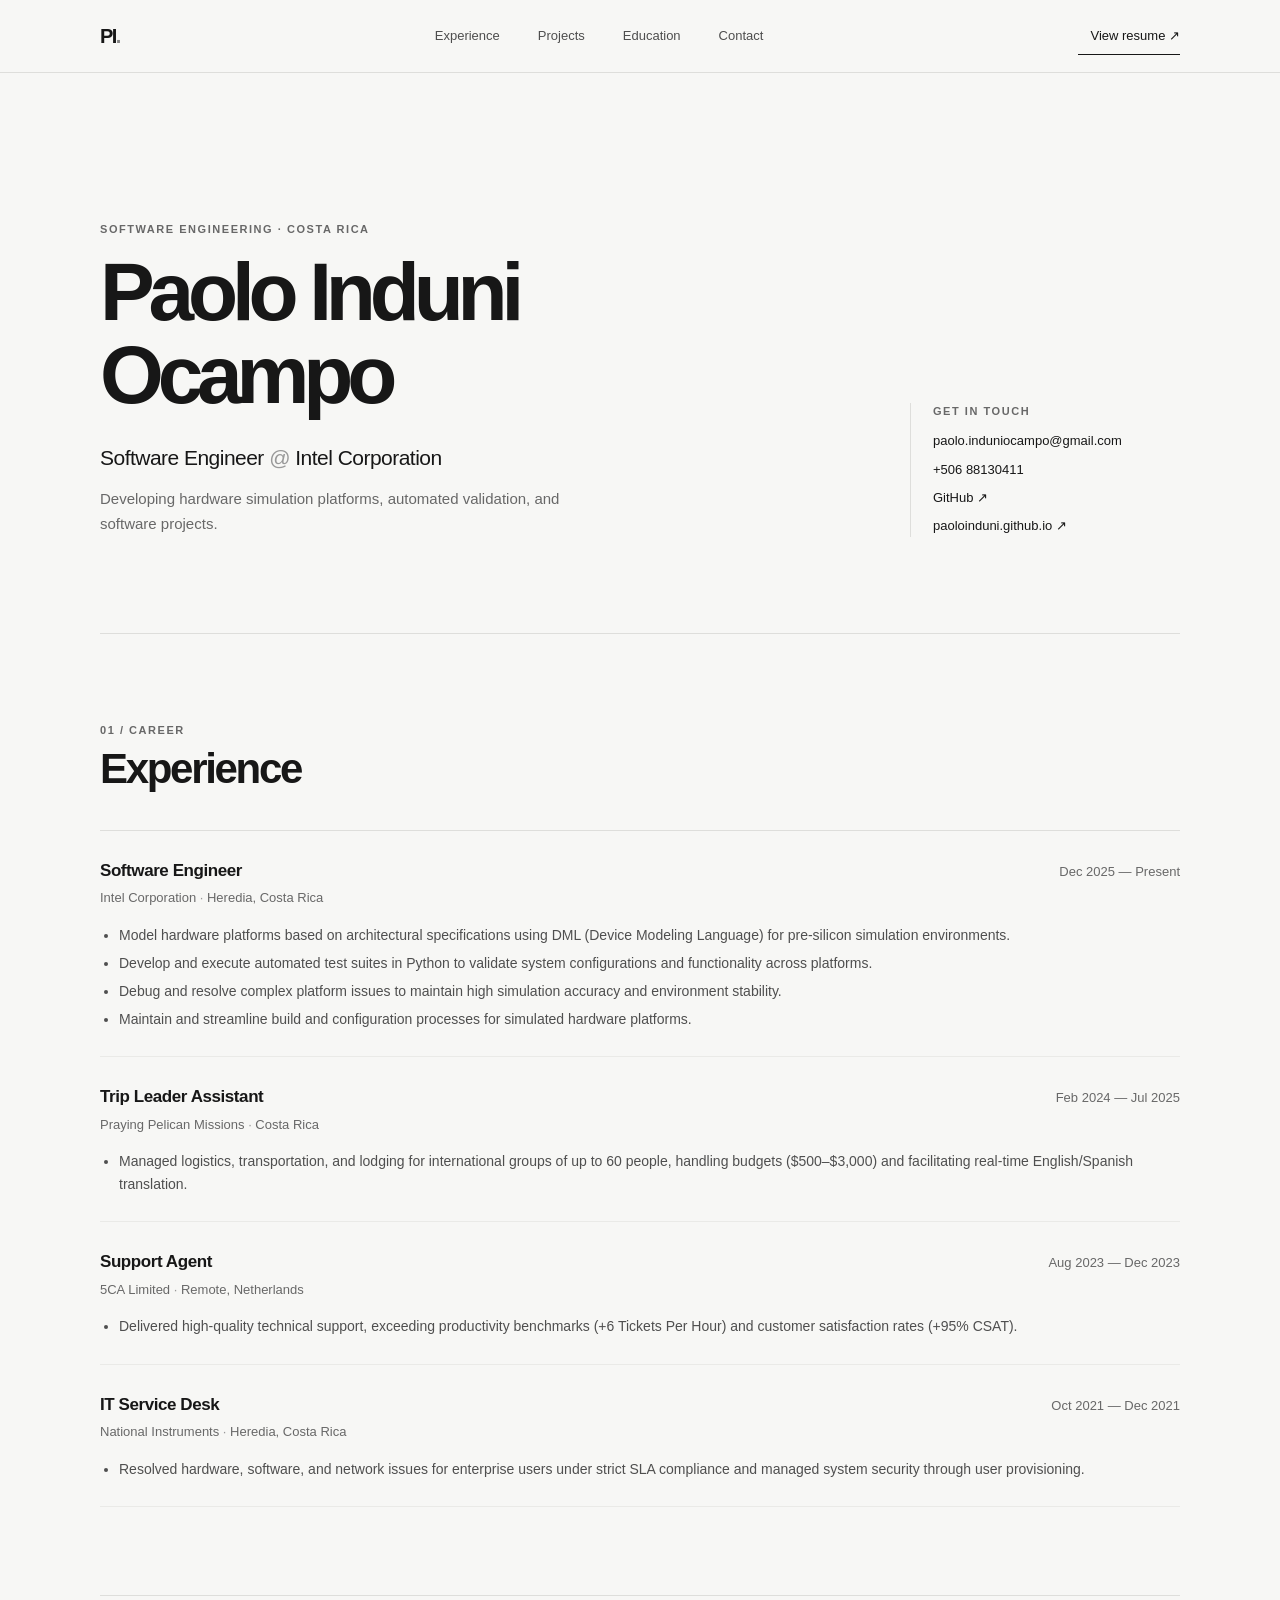
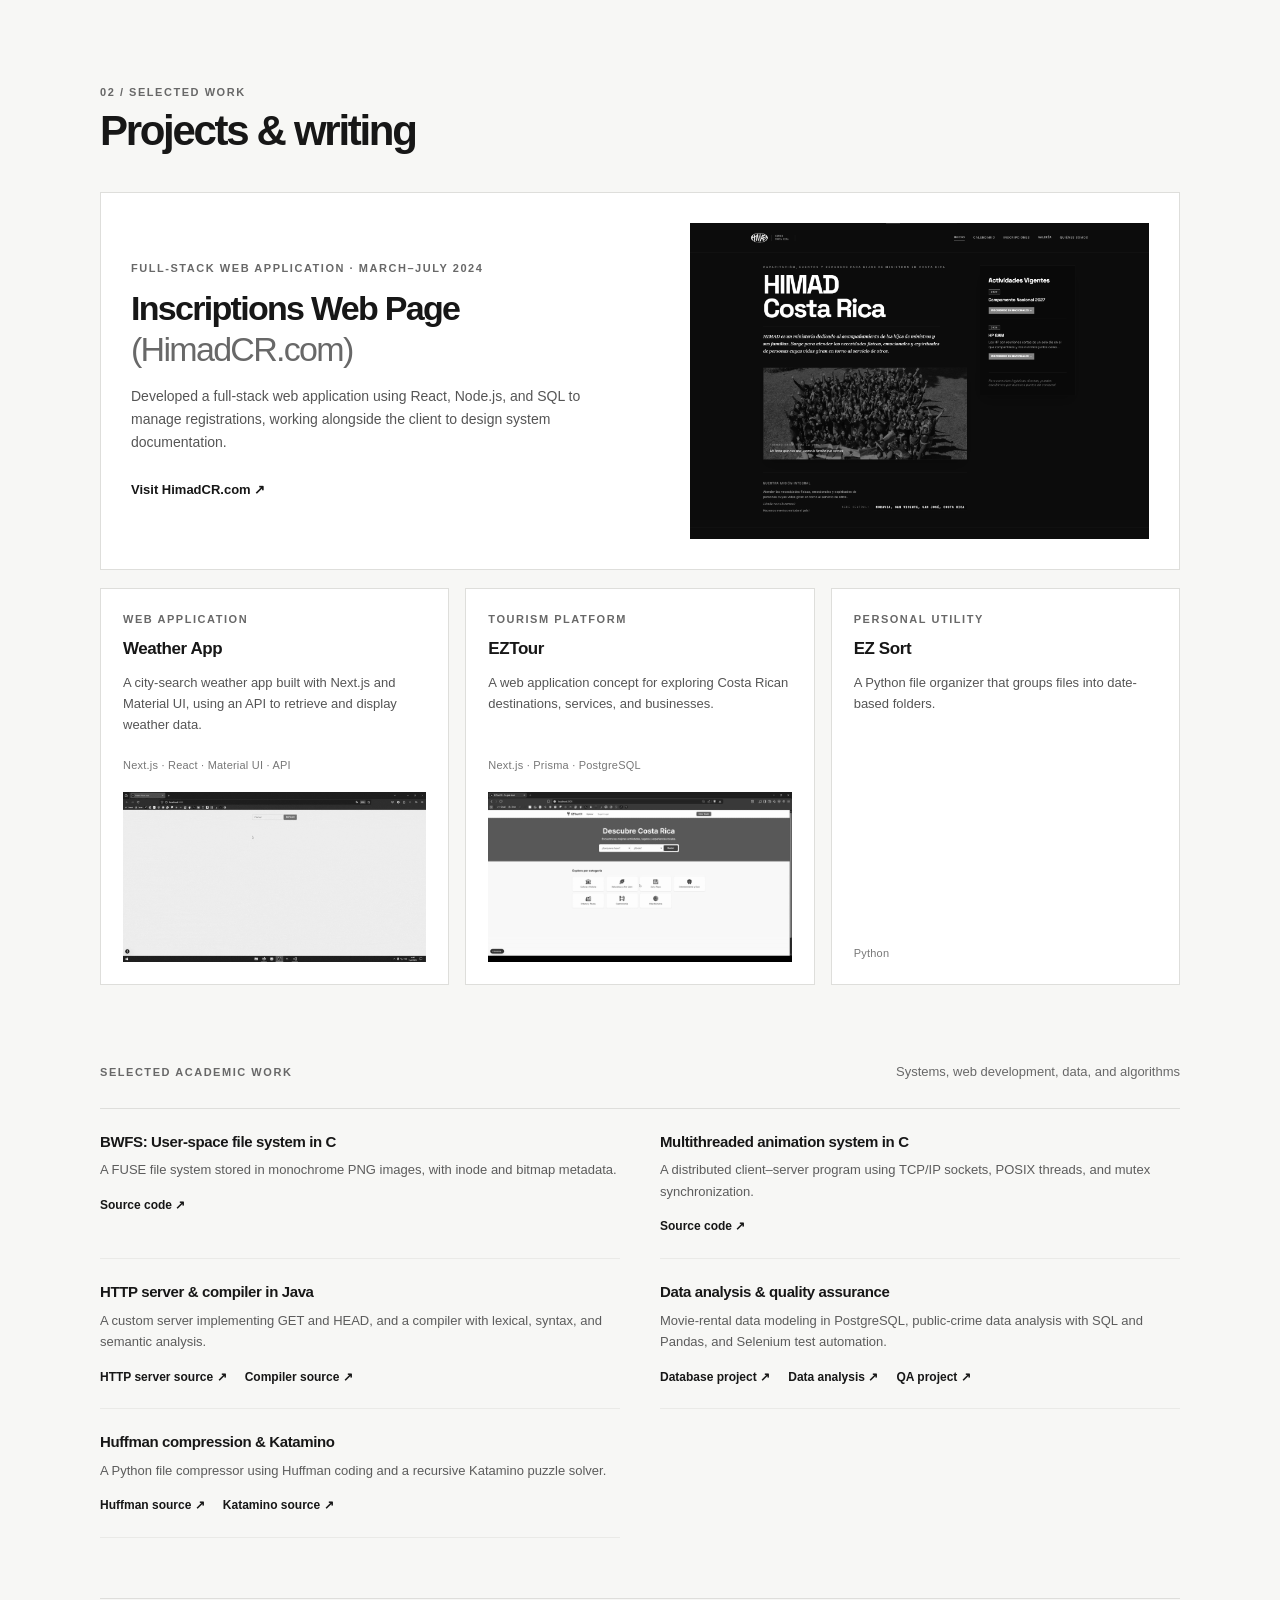
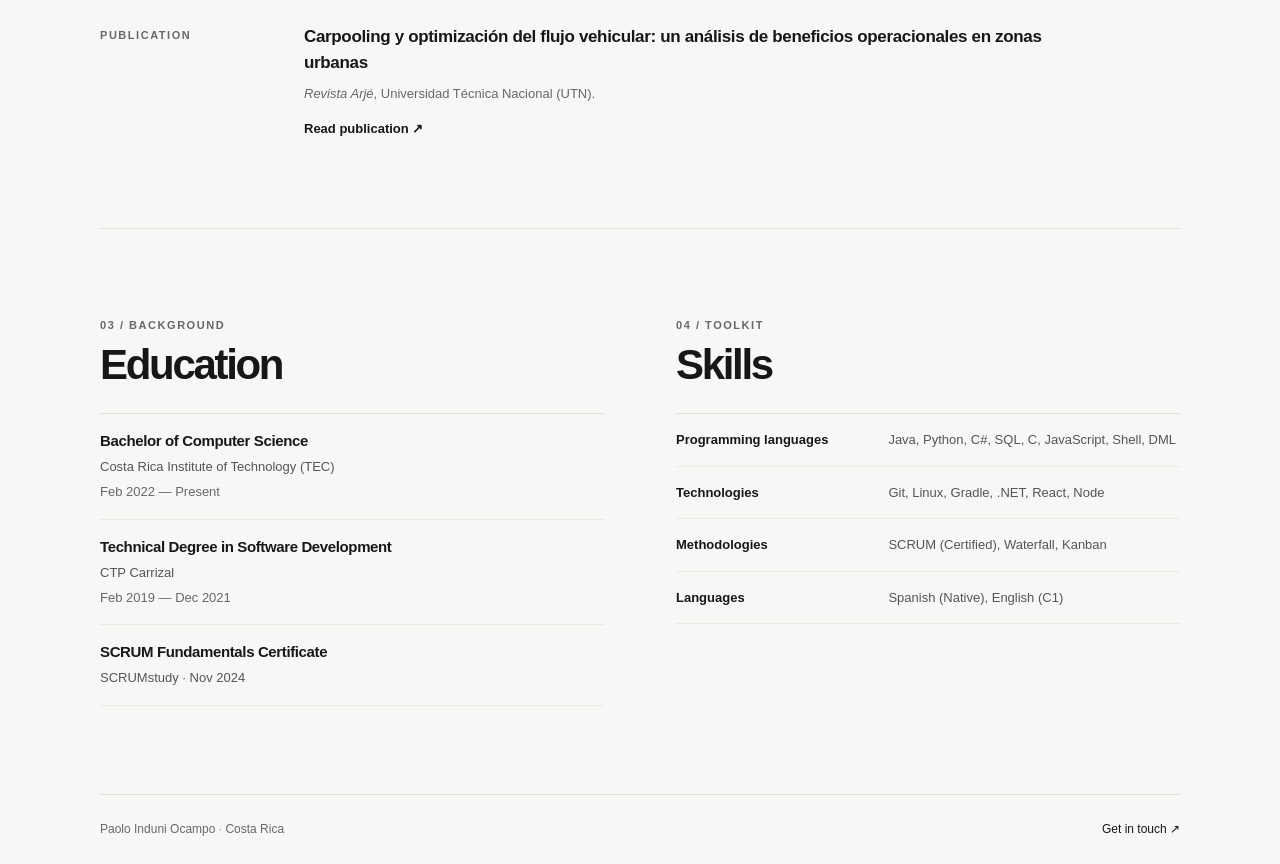
<file: index.html>
<!DOCTYPE html>
<html lang="en">
<head>
	<meta charset="UTF-8">
	<meta name="viewport" content="width=device-width, initial-scale=1">
	<meta name="theme-color" content="#f7f7f5">
	<meta name="description" content="Paolo Induni Ocampo — Software Engineer at Intel Corporation. Experience, selected projects, and publications.">
	<title>Paolo Induni Ocampo — Software Engineer</title>
	<link rel="stylesheet" href="styles/styles.css">
</head>
<body>
	<a class="skip-link" href="#main-content">Skip to content</a>

	<header class="site-header">
		<div class="page-shell header-inner">
			<a class="wordmark" href="#top" aria-label="Paolo Induni Ocampo, home">PI<span>.</span></a>
			<nav class="site-nav" aria-label="Main navigation">
				<a href="#experience">Experience</a>
				<a href="#projects">Projects</a>
				<a href="#education">Education</a>
				<a href="#contact">Contact</a>
			</nav>
			<a class="header-link" href="https://drive.google.com/file/d/1xZQwjA_zeY2_K1a1KqqlwVZI3u2dHQRY/view?usp=sharing" target="_blank" rel="noopener">View resume <span aria-hidden="true">↗</span></a>
		</div>
	</header>

	<main id="main-content" class="page-shell">
		<section id="top" class="hero" aria-labelledby="hero-title">
			<div class="hero-copy">
				<p class="eyebrow">Software engineering · Costa Rica</p>
				<h1 id="hero-title">Paolo Induni Ocampo</h1>
				<p class="hero-role">Software Engineer <span>@</span> Intel Corporation</p>
				<p class="hero-summary">Developing hardware simulation platforms, automated validation, and software projects.</p>
			</div>
			<aside class="contact-panel" id="contact" aria-label="Contact information">
				<p class="eyebrow">Get in touch</p>
				<a href="mailto:paolo.induniocampo@gmail.com">paolo.induniocampo@gmail.com</a>
				<a href="tel:+50688130411">+506 88130411</a>
				<a href="https://github.com/PaoloInduni" target="_blank" rel="noopener">GitHub <span aria-hidden="true">↗</span></a>
				<a href="https://paoloinduni.github.io/" target="_blank" rel="noopener">paoloinduni.github.io <span aria-hidden="true">↗</span></a>
			</aside>
		</section>

		<section id="experience" class="content-section" aria-labelledby="experience-title">
			<div class="section-heading">
				<p class="eyebrow">01 / Career</p>
				<h2 id="experience-title">Experience</h2>
			</div>
			<div class="timeline">
				<article class="timeline-entry">
					<div class="entry-heading">
						<div>
							<h3>Software Engineer</h3>
							<p class="entry-organization">Intel Corporation <span>·</span> Heredia, Costa Rica</p>
						</div>
						<p class="entry-date"><time datetime="2025-12">Dec 2025</time> — Present</p>
					</div>
					<ul>
						<li>Model hardware platforms based on architectural specifications using DML (Device Modeling Language) for pre-silicon simulation environments.</li>
						<li>Develop and execute automated test suites in Python to validate system configurations and functionality across platforms.</li>
						<li>Debug and resolve complex platform issues to maintain high simulation accuracy and environment stability.</li>
						<li>Maintain and streamline build and configuration processes for simulated hardware platforms.</li>
					</ul>
				</article>
				<article class="timeline-entry">
					<div class="entry-heading">
						<div>
							<h3>Trip Leader Assistant</h3>
							<p class="entry-organization">Praying Pelican Missions <span>·</span> Costa Rica</p>
						</div>
						<p class="entry-date"><time datetime="2024-02">Feb 2024</time> — <time datetime="2025-07">Jul 2025</time></p>
					</div>
					<ul>
						<li>Managed logistics, transportation, and lodging for international groups of up to 60 people, handling budgets ($500–$3,000) and facilitating real-time English/Spanish translation.</li>
					</ul>
				</article>
				<article class="timeline-entry">
					<div class="entry-heading">
						<div>
							<h3>Support Agent</h3>
							<p class="entry-organization">5CA Limited <span>·</span> Remote, Netherlands</p>
						</div>
						<p class="entry-date"><time datetime="2023-08">Aug 2023</time> — <time datetime="2023-12">Dec 2023</time></p>
					</div>
					<ul>
						<li>Delivered high-quality technical support, exceeding productivity benchmarks (+6 Tickets Per Hour) and customer satisfaction rates (+95% CSAT).</li>
					</ul>
				</article>
				<article class="timeline-entry">
					<div class="entry-heading">
						<div>
							<h3>IT Service Desk</h3>
							<p class="entry-organization">National Instruments <span>·</span> Heredia, Costa Rica</p>
						</div>
						<p class="entry-date"><time datetime="2021-10">Oct 2021</time> — <time datetime="2021-12">Dec 2021</time></p>
					</div>
					<ul>
						<li>Resolved hardware, software, and network issues for enterprise users under strict SLA compliance and managed system security through user provisioning.</li>
					</ul>
				</article>
			</div>
		</section>

		<section id="projects" class="content-section" aria-labelledby="projects-title">
			<div class="section-heading">
				<p class="eyebrow">02 / Selected work</p>
				<h2 id="projects-title">Projects &amp; writing</h2>
			</div>
			<article class="featured-project">
				<div class="featured-copy">
					<p class="eyebrow">Full-stack web application · March–July 2024</p>
					<h3>Inscriptions Web Page <span>(HimadCR.com)</span></h3>
					<p>Developed a full-stack web application using React, Node.js, and SQL to manage registrations, working alongside the client to design system documentation.</p>
					<a class="text-link" href="https://himadcr.com" target="_blank" rel="noopener">Visit HimadCR.com <span aria-hidden="true">↗</span></a>
				</div>
				<a class="project-image" href="https://himadcr.com" target="_blank" rel="noopener" aria-label="Visit HimadCR.com">
					<img src="res/himadcr.png" alt="Preview of the HimadCR registration website" loading="lazy">
				</a>
			</article>

			<div class="project-grid" aria-label="Additional personal projects">
				<article class="project-card">
					<p class="eyebrow">Web application</p>
					<h3>Weather App</h3>
					<p>A city-search weather app built with Next.js and Material UI, using an API to retrieve and display weather data.</p>
					<p class="tech-list">Next.js · React · Material UI · API</p>
					<img src="res/weatherapp.gif" alt="Weather app interface preview" loading="lazy">
				</article>
				<article class="project-card">
					<p class="eyebrow">Tourism platform</p>
					<h3>EZTour</h3>
					<p>A web application concept for exploring Costa Rican destinations, services, and businesses.</p>
					<p class="tech-list">Next.js · Prisma · PostgreSQL</p>
					<img src="res/EZTour.gif" alt="EZTour application preview" loading="lazy">
				</article>
				<article class="project-card">
					<p class="eyebrow">Personal utility</p>
					<h3>EZ Sort</h3>
					<p>A Python file organizer that groups files into date-based folders.</p>
					<p class="tech-list">Python</p>
				</article>
			</div>

			<div class="academic-work">
				<div class="subsection-heading">
					<p class="eyebrow">Selected academic work</p>
					<p>Systems, web development, data, and algorithms</p>
				</div>
				<div class="academic-grid">
					<article class="academic-card">
						<h3>BWFS: User-space file system in C</h3>
						<p>A FUSE file system stored in monochrome PNG images, with inode and bitmap metadata.</p>
						<a class="text-link" href="https://gitlab.com/PaoloInduni1/tec/-/tree/e289b0506dee9ac213c5b5b7807c4cb60e16e55a/6S%20Principios%20de%20sistemas%20operativos/2022209524-proyecto2/src" target="_blank" rel="noopener">Source code <span aria-hidden="true">↗</span></a>
					</article>
					<article class="academic-card">
						<h3>Multithreaded animation system in C</h3>
						<p>A distributed client–server program using TCP/IP sockets, POSIX threads, and mutex synchronization.</p>
						<a class="text-link" href="https://gitlab.com/PaoloInduni1/tec/-/tree/e289b0506dee9ac213c5b5b7807c4cb60e16e55a/6S%20Principios%20de%20sistemas%20operativos/2022209524-proyecto1/Entregables/src" target="_blank" rel="noopener">Source code <span aria-hidden="true">↗</span></a>
					</article>
					<article class="academic-card">
						<h3>HTTP server &amp; compiler in Java</h3>
						<p>A custom server implementing GET and HEAD, and a compiler with lexical, syntax, and semantic analysis.</p>
						<a class="text-link" href="https://gitlab.com/PaoloInduni1/tec/-/tree/e289b0506dee9ac213c5b5b7807c4cb60e16e55a/5S%20Dise%C3%B1o%20de%20software/PP2" target="_blank" rel="noopener">HTTP server source <span aria-hidden="true">↗</span></a>
						<a class="text-link" href="https://gitlab.com/PaoloInduni1/tec/-/tree/e289b0506dee9ac213c5b5b7807c4cb60e16e55a/5S%20Compiladores/Proyecto%202/src" target="_blank" rel="noopener">Compiler source <span aria-hidden="true">↗</span></a>
					</article>
					<article class="academic-card">
						<h3>Data analysis &amp; quality assurance</h3>
						<p>Movie-rental data modeling in PostgreSQL, public-crime data analysis with SQL and Pandas, and Selenium test automation.</p>
						<a class="text-link" href="https://gitlab.com/PaoloInduni1/tec/-/tree/e289b0506dee9ac213c5b5b7807c4cb60e16e55a/4S%20BD2/PP2" target="_blank" rel="noopener">Database project <span aria-hidden="true">↗</span></a>
						<a class="text-link" href="https://gitlab.com/PaoloInduni1/tec/-/tree/e289b0506dee9ac213c5b5b7807c4cb60e16e55a/4S%20BD2/PP3" target="_blank" rel="noopener">Data analysis <span aria-hidden="true">↗</span></a>
						<a class="text-link" href="https://gitlab.com/PaoloInduni1/tec/-/blob/e289b0506dee9ac213c5b5b7807c4cb60e16e55a/6S%20Aseguramiento%20de%20la%20calidad%20de%20software/2022209524-Avance3.zip" target="_blank" rel="noopener">QA project <span aria-hidden="true">↗</span></a>
					</article>
					<article class="academic-card">
						<h3>Huffman compression &amp; Katamino</h3>
						<p>A Python file compressor using Huffman coding and a recursive Katamino puzzle solver.</p>
						<a class="text-link" href="https://gitlab.com/PaoloInduni1/tec/-/tree/e289b0506dee9ac213c5b5b7807c4cb60e16e55a/1S%20Taller%20de%20programaci%C3%B3n/Proyecto%20%232" target="_blank" rel="noopener">Huffman source <span aria-hidden="true">↗</span></a>
						<a class="text-link" href="https://gitlab.com/PaoloInduni1/tec/-/tree/e289b0506dee9ac213c5b5b7807c4cb60e16e55a/1S%20Taller%20de%20programaci%C3%B3n/Proyecto%20%233" target="_blank" rel="noopener">Katamino source <span aria-hidden="true">↗</span></a>
					</article>
				</div>
			</div>

			<article class="publication">
				<p class="eyebrow">Publication</p>
				<div>
					<h3>Carpooling y optimización del flujo vehicular: un análisis de beneficios operacionales en zonas urbanas</h3>
					<p><em>Revista Arjé</em>, Universidad Técnica Nacional (UTN).</p>
					<a class="text-link" href="https://revistas.utn.ac.cr/index.php/arje/article/view/864" target="_blank" rel="noopener">Read publication <span aria-hidden="true">↗</span></a>
				</div>
			</article>
		</section>

		<section id="education" class="content-section lower-grid" aria-labelledby="education-title">
			<div>
				<div class="section-heading">
					<p class="eyebrow">03 / Background</p>
					<h2 id="education-title">Education</h2>
				</div>
				<div class="simple-list">
					<article>
						<h3>Bachelor of Computer Science</h3>
						<p>Costa Rica Institute of Technology (TEC)</p>
						<p class="entry-date">Feb 2022 — Present</p>
					</article>
					<article>
						<h3>Technical Degree in Software Development</h3>
						<p>CTP Carrizal</p>
						<p class="entry-date">Feb 2019 — Dec 2021</p>
					</article>
					<article>
						<h3>SCRUM Fundamentals Certificate</h3>
						<p>SCRUMstudy · Nov 2024</p>
					</article>
				</div>
			</div>
			<div class="skills-block">
				<div class="section-heading">
					<p class="eyebrow">04 / Toolkit</p>
					<h2 id="skills-title">Skills</h2>
				</div>
				<dl class="skills-list" aria-labelledby="skills-title">
					<div><dt>Programming languages</dt><dd>Java, Python, C#, SQL, C, JavaScript, Shell, DML</dd></div>
					<div><dt>Technologies</dt><dd>Git, Linux, Gradle, .NET, React, Node</dd></div>
					<div><dt>Methodologies</dt><dd>SCRUM (Certified), Waterfall, Kanban</dd></div>
					<div><dt>Languages</dt><dd>Spanish (Native), English (C1)</dd></div>
				</dl>
			</div>
		</section>
	</main>

	<footer class="site-footer">
		<div class="page-shell footer-inner">
			<p>Paolo Induni Ocampo <span>·</span> Costa Rica</p>
			<a href="mailto:paolo.induniocampo@gmail.com">Get in touch <span aria-hidden="true">↗</span></a>
		</div>
	</footer>
</body>
</html>
</file>
<file: styles/styles.css>
:root {
	color-scheme: light;
	--paper: #f7f7f5;
	--surface: #fff;
	--ink: #171717;
	--muted: #686868;
	--line: #dededb;
	--soft-line: #eaeae7;
	--content-width: 1080px;
}

* {
	box-sizing: border-box;
}

html {
	scroll-behavior: smooth;
	scroll-padding-top: 92px;
}

body {
	margin: 0;
	background: var(--paper);
	color: var(--ink);
	font-family: Inter, "Helvetica Neue", Arial, sans-serif;
	font-size: 15px;
	line-height: 1.65;
	-webkit-font-smoothing: antialiased;
}

a {
	color: inherit;
	text-decoration-thickness: 1px;
	text-underline-offset: 4px;
}

a:hover {
	text-decoration-thickness: 2px;
}

a:focus-visible {
	outline: 2px solid var(--ink);
	outline-offset: 4px;
}

img {
	display: block;
	max-width: 100%;
}

.page-shell {
	width: min(var(--content-width), calc(100% - 64px));
	margin-inline: auto;
}

.skip-link {
	position: absolute;
	top: 12px;
	left: 12px;
	z-index: 10;
	padding: 8px 12px;
	transform: translateY(-150%);
	background: var(--ink);
	color: var(--surface);
}

.skip-link:focus {
	transform: translateY(0);
}

.site-header {
	position: sticky;
	top: 0;
	z-index: 5;
	border-bottom: 1px solid var(--line);
	background: rgb(247 247 245 / 94%);
	backdrop-filter: blur(12px);
}

.header-inner,
.site-nav,
.footer-inner {
	display: flex;
	align-items: center;
}

.header-inner {
	min-height: 72px;
	justify-content: space-between;
	gap: 28px;
}

.wordmark {
	font-size: 20px;
	font-weight: 750;
	letter-spacing: -0.08em;
	text-decoration: none;
}

.wordmark span {
	color: #858585;
}

.site-nav {
	gap: clamp(18px, 3vw, 38px);
}

.site-nav a,
.header-link {
	color: #4e4e4e;
	font-size: 13px;
	text-decoration: none;
}

.site-nav a:hover,
.header-link:hover {
	color: var(--ink);
}

.header-link {
	padding: 8px 0 8px 12px;
	border-bottom: 1px solid var(--ink);
	color: var(--ink);
	white-space: nowrap;
}

.hero {
	display: grid;
	grid-template-columns: minmax(0, 1fr) 270px;
	align-items: end;
	gap: 64px;
	padding-block: clamp(80px, 12vw, 148px) 96px;
	border-bottom: 1px solid var(--line);
}

.eyebrow {
	margin: 0 0 12px;
	color: var(--muted);
	font-size: 11px;
	font-weight: 650;
	letter-spacing: 0.14em;
	line-height: 1.5;
	text-transform: uppercase;
}

.hero h1 {
	max-width: 720px;
	margin: 0;
	font-size: clamp(44px, 7.5vw, 82px);
	font-weight: 550;
	letter-spacing: -0.075em;
	line-height: 1.02;
}

.hero-role {
	margin: 24px 0 0;
	font-size: clamp(17px, 2vw, 21px);
	letter-spacing: -0.025em;
}

.hero-role span,
.entry-organization span,
.footer-inner p span {
	color: #999;
}

.hero-summary {
	max-width: 500px;
	margin: 12px 0 0;
	color: var(--muted);
	font-size: 15px;
}

.contact-panel {
	display: grid;
	gap: 7px;
	padding-left: 22px;
	border-left: 1px solid var(--line);
	font-size: 13px;
}

.contact-panel .eyebrow {
	margin-bottom: 4px;
}

.contact-panel a {
	width: fit-content;
	text-decoration: none;
}

.contact-panel a:hover {
	text-decoration: underline;
}

.content-section {
	padding-block: 88px;
	border-bottom: 1px solid var(--line);
	scroll-margin-top: 72px;
}

.section-heading {
	margin-bottom: 36px;
}

.section-heading .eyebrow {
	margin-bottom: 7px;
}

.section-heading h2 {
	margin: 0;
	font-size: clamp(30px, 4vw, 42px);
	font-weight: 550;
	letter-spacing: -0.055em;
	line-height: 1.15;
}

.timeline {
	border-top: 1px solid var(--line);
}

.timeline-entry {
	padding: 28px 0 25px;
	border-bottom: 1px solid var(--soft-line);
}

.entry-heading {
	display: flex;
	align-items: baseline;
	justify-content: space-between;
	gap: 20px;
}

.entry-heading h3,
.project-card h3,
.academic-card h3,
.simple-list h3 {
	margin: 0;
	font-size: 17px;
	font-weight: 620;
	letter-spacing: -0.025em;
	line-height: 1.45;
}

.entry-organization,
.entry-date {
	margin: 4px 0 0;
	color: var(--muted);
	font-size: 13px;
}

.entry-date {
	flex: 0 0 auto;
	margin: 0;
	white-space: nowrap;
}

.timeline-entry ul {
	display: grid;
	gap: 5px;
	margin: 15px 0 0;
	padding-left: 19px;
	color: #4f4f4f;
	font-size: 14px;
}

.featured-project {
	display: grid;
	grid-template-columns: 1fr 0.9fr;
	align-items: center;
	gap: 48px;
	padding: 30px;
	border: 1px solid var(--line);
	background: var(--surface);
}

.featured-copy h3 {
	max-width: 520px;
	margin: 0;
	font-size: clamp(24px, 3.3vw, 34px);
	font-weight: 550;
	letter-spacing: -0.05em;
	line-height: 1.2;
}

.featured-copy h3 span {
	color: var(--muted);
	font-weight: 400;
}

.featured-copy > p:not(.eyebrow) {
	max-width: 490px;
	margin: 15px 0 20px;
	color: #555;
	font-size: 14px;
}

.text-link {
	display: inline-block;
	margin: 5px 14px 0 0;
	font-size: 13px;
	font-weight: 600;
	text-decoration: none;
}

.text-link:hover {
	text-decoration: underline;
}

.project-image {
	display: block;
	overflow: hidden;
	background: #eee;
}

.project-image img {
	width: 100%;
	aspect-ratio: 1.45;
	object-fit: cover;
	filter: grayscale(1);
	transition: filter 180ms ease, transform 250ms ease;
}

.project-image:hover img {
	filter: grayscale(0.55);
	transform: scale(1.025);
}

.project-grid {
	display: grid;
	grid-template-columns: repeat(3, minmax(0, 1fr));
	gap: 16px;
	margin-top: 18px;
}

.project-card {
	display: flex;
	min-width: 0;
	flex-direction: column;
	padding: 22px;
	border: 1px solid var(--line);
	background: var(--surface);
}

.project-card .eyebrow {
	margin-bottom: 9px;
}

.project-card p:not(.eyebrow) {
	margin: 10px 0 0;
	color: #555;
	font-size: 13px;
}

.project-card .tech-list {
	margin-top: auto !important;
	padding-top: 20px;
	color: #777 !important;
	font-size: 11px !important;
	letter-spacing: 0.02em;
}

.project-card img {
	width: 100%;
	max-height: 170px;
	margin-top: 18px;
	object-fit: cover;
	filter: grayscale(1);
}

.academic-work {
	margin-top: 76px;
}

.subsection-heading {
	display: flex;
	align-items: baseline;
	justify-content: space-between;
	gap: 20px;
	padding-bottom: 15px;
	border-bottom: 1px solid var(--line);
}

.subsection-heading p:last-child {
	margin: 0;
	color: var(--muted);
	font-size: 13px;
}

.academic-grid {
	display: grid;
	grid-template-columns: repeat(2, minmax(0, 1fr));
	column-gap: 40px;
}

.academic-card {
	padding: 22px 0 20px;
	border-bottom: 1px solid var(--soft-line);
}

.academic-card h3 {
	font-size: 15px;
}

.academic-card p {
	margin: 7px 0 10px;
	color: #5c5c5c;
	font-size: 13px;
}

.academic-card .text-link {
	font-size: 12px;
}

.publication {
	display: grid;
	grid-template-columns: 180px minmax(0, 1fr);
	gap: 24px;
	margin-top: 60px;
	padding-top: 25px;
	border-top: 1px solid var(--line);
}

.publication .eyebrow {
	margin: 3px 0 0;
}

.publication h3 {
	max-width: 760px;
	margin: 0;
	font-size: 17px;
	font-weight: 550;
	letter-spacing: -0.02em;
	line-height: 1.5;
}

.publication p:not(.eyebrow) {
	margin: 8px 0;
	color: var(--muted);
	font-size: 13px;
}

.lower-grid {
	display: grid;
	grid-template-columns: 1fr 1fr;
	gap: 72px;
}

.lower-grid .section-heading {
	margin-bottom: 24px;
}

.simple-list {
	border-top: 1px solid var(--line);
}

.simple-list article {
	padding: 16px 0;
	border-bottom: 1px solid var(--soft-line);
}

.simple-list h3 {
	font-size: 15px;
}

.simple-list p {
	margin: 4px 0 0;
	color: #555;
	font-size: 13px;
}

.simple-list .entry-date {
	color: var(--muted);
}

.skills-list {
	margin: 0;
	border-top: 1px solid var(--line);
}

.skills-list div {
	display: grid;
	grid-template-columns: minmax(120px, 0.8fr) 1.2fr;
	gap: 18px;
	padding: 15px 0;
	border-bottom: 1px solid var(--soft-line);
}

.skills-list dt {
	font-size: 13px;
	font-weight: 600;
}

.skills-list dd {
	margin: 0;
	color: #555;
	font-size: 13px;
}

.site-footer {
	padding-block: 25px;
}

.footer-inner {
	justify-content: space-between;
	gap: 20px;
	color: var(--muted);
	font-size: 12px;
}

.footer-inner p {
	margin: 0;
}

.footer-inner a {
	color: var(--ink);
	text-decoration: none;
}

@media (max-width: 760px) {
	.page-shell {
		width: min(100% - 40px, var(--content-width));
	}

	.header-inner {
		min-height: 64px;
		gap: 16px;
	}

	.site-nav {
		gap: 16px;
	}

	.site-nav a {
		font-size: 12px;
	}

	.header-link {
		display: none;
	}

	.hero {
		grid-template-columns: 1fr;
		gap: 32px;
		padding-block: 82px 64px;
	}

	.contact-panel {
		grid-template-columns: 1fr;
		padding: 0;
		border: 0;
	}

	.contact-panel .eyebrow {
		grid-column: auto;
	}

	.content-section {
		padding-block: 65px;
	}

	.featured-project {
		grid-template-columns: 1fr;
		gap: 24px;
		padding: 22px;
	}

	.project-grid {
		grid-template-columns: repeat(2, minmax(0, 1fr));
	}

	.academic-work {
		margin-top: 58px;
	}

	.lower-grid {
		gap: 42px;
	}
}

@media (max-width: 520px) {
	.page-shell {
		width: calc(100% - 36px);
	}

	.header-inner {
		flex-wrap: wrap;
		padding-block: 12px;
	}

	.site-nav {
		order: 1;
		width: 100%;
		justify-content: space-between;
	}

	.hero h1 {
		font-size: clamp(42px, 12vw, 60px);
	}

	.hero-role {
		font-size: 17px;
	}

	.entry-heading {
		align-items: flex-start;
		flex-direction: column;
		gap: 5px;
	}

	.entry-date {
		font-size: 12px;
	}

	.project-grid,
	.academic-grid,
	.lower-grid {
		grid-template-columns: 1fr;
	}

	.project-card {
		min-height: 190px;
	}

	.subsection-heading {
		align-items: flex-start;
		flex-direction: column;
		gap: 6px;
	}

	.publication {
		grid-template-columns: 1fr;
		gap: 10px;
	}

	.skills-list div {
		grid-template-columns: 1fr;
		gap: 5px;
	}
}

@media (prefers-reduced-motion: reduce) {
	html {
		scroll-behavior: auto;
	}

	* {
		transition-duration: 0.01ms !important;
	}
}

@media print {
	:root {
		--paper: #fff;
	}

	.site-header {
		position: static;
	}

	.site-nav,
	.header-link,
	.project-image,
	.project-card img,
	.skip-link {
		display: none;
	}

	.hero,
	.content-section {
		padding-block: 28px;
	}

	.featured-project,
	.project-card {
		background: #fff;
	}

	a {
		text-decoration: none;
	}
}
</file>
